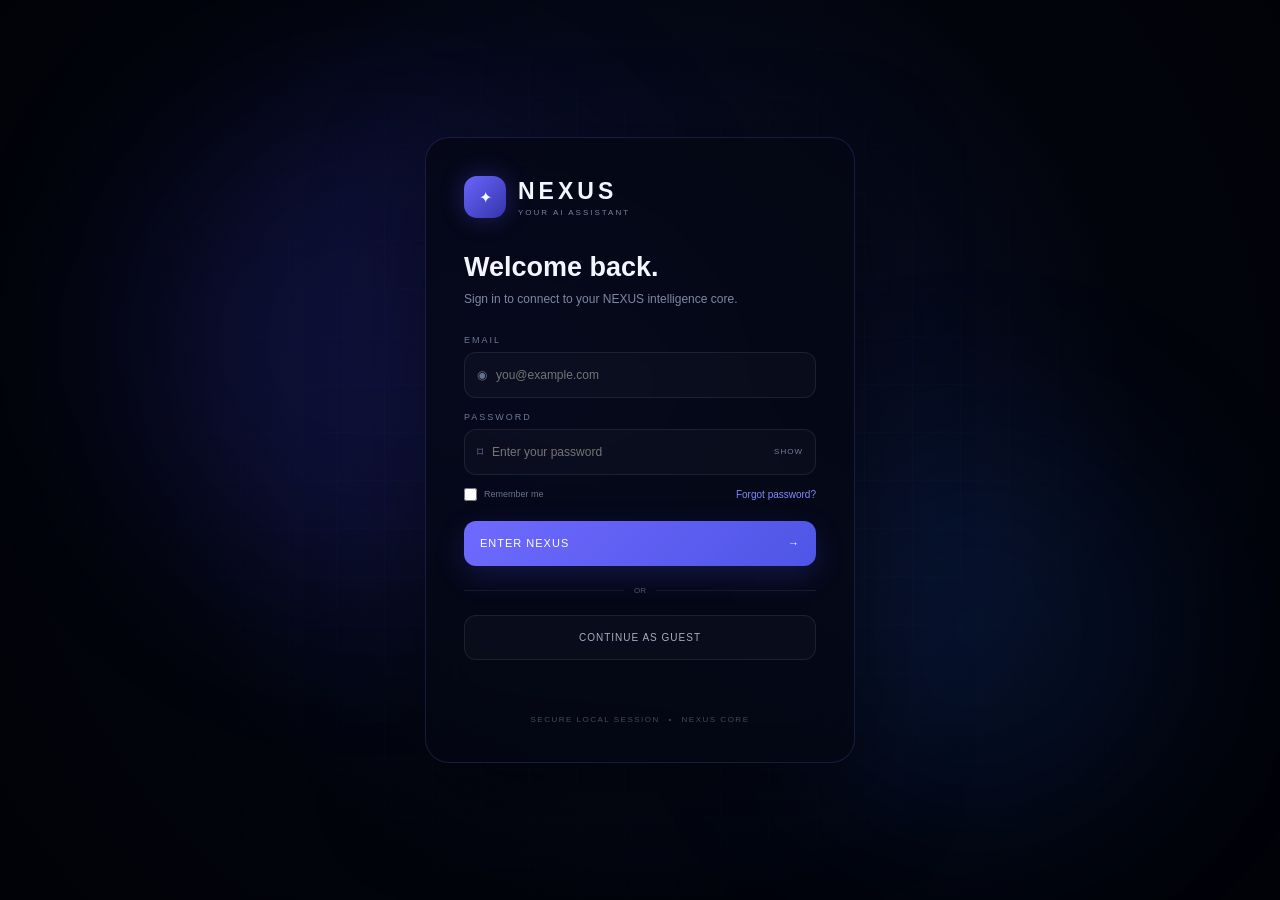
<file: index.html>
<!DOCTYPE html>
<html lang="en">
<head>
<meta charset="UTF-8">
<meta name="viewport" content="width=device-width, initial-scale=1.0">
<title>NEXUS AI Assistant</title>
<link rel="stylesheet" href="style.css">
</head>
<body>

<!-- Existing Spark login from the previous build -->
<div class="login-screen" id="loginScreen">
  <div class="login-grid"></div><div class="login-glow glow-a"></div><div class="login-glow glow-b"></div>
  <div class="login-card">
    <div class="login-brand"><div class="login-orb">✦</div><div><div class="login-wordmark">NEXUS</div><div class="login-tagline">YOUR AI ASSISTANT</div></div></div>
    <div class="login-heading">Welcome back.</div>
    <div class="login-subheading">Sign in to connect to your NEXUS intelligence core.</div>
    <form id="loginForm" autocomplete="on">
      <label for="loginEmail">EMAIL</label>
      <div class="input-shell"><span>◉</span><input id="loginEmail" type="email" placeholder="you@example.com" autocomplete="email" required></div>
      <label for="loginPassword">PASSWORD</label>
      <div class="input-shell"><span>⌑</span><input id="loginPassword" type="password" placeholder="Enter your password" autocomplete="current-password" required><button type="button" class="password-toggle" id="passwordToggle">SHOW</button></div>
      <div class="login-options"><label class="remember"><input type="checkbox" id="rememberMe"><span>Remember me</span></label><button type="button" class="forgot" id="forgotButton">Forgot password?</button></div>
      <button class="login-submit" type="submit"><span>ENTER NEXUS</span><span>→</span></button>
      <div class="login-divider"><span>OR</span></div>
      <button class="guest-button" type="button" id="guestButton">CONTINUE AS GUEST</button>
    </form>
    <div class="login-message" id="loginMessage"></div>
    <div class="login-footer">SECURE LOCAL SESSION <span>•</span> NEXUS CORE</div>
  </div>
</div>

<div class="app" id="app">
  <div class="background-grid"></div>
  <div class="ambient ambient-one"></div><div class="ambient ambient-two"></div>

  <header class="topbar">
    <div class="brand"><span class="brand-star">✦</span><span class="brand-name">NEXUS</span><span class="brand-badge">AI</span></div>
    <div class="top-actions">
      <div class="online"><span></span> ONLINE</div>
      <button class="settings" id="settingsButton" aria-label="NEXUS settings">⚙</button>
    </div>
  </header>

  <main class="hero">
    <section class="assistant-stage" id="characterContainer">
      <div class="orbital orbital-a"></div><div class="orbital orbital-b"></div><div class="orbital orbital-c"></div>
      <div class="particle p1"></div><div class="particle p2"></div><div class="particle p3"></div><div class="particle p4"></div><div class="particle p5"></div><div class="particle p6"></div>
      <div class="character-glow"></div>
      <div class="spark-core" aria-label="Animated NEXUS robot face"><div class="robot-eyes"><i></i><i></i></div><div class="robot-mouth"></div><span></span></div>
    </section>

    <section class="assistant-copy">
      <div class="eyebrow" id="eyebrow"></div>
      <h1 id="status">Reminder</h1>
      <p id="subtitle">I can help you remember</p>
      <div class="response" id="response">Tell me what you'd like me to remind you about.</div>

      <div class="quick-actions" id="quickActions">
        <button data-command="What's the weather today?">☀️ <span>Weather</span></button>
        <button data-command="Open Spotify and search for a song">♫ <span>Music</span></button>
        <button data-command="Set a reminder for me">⏰ <span>Reminder</span></button>
        <button data-command="What can you do?">✦ <span>What can you do?</span></button>
      </div>
    </section>
  </main>

  <div class="command-area">
    <form id="commandForm" class="command-form">
      <input id="commandInput" autocomplete="off" placeholder="Ask NEXUS anything…">
      <button type="submit" aria-label="Send command">↑</button>
    </form>
  </div>

  <footer class="bottom-bar">
    <div class="mic-zone">
      <div class="mic-halo"></div>
      <button class="mic" id="micButton" aria-label="Talk to NEXUS">🎙</button>
    </div>
    <div class="mic-help"><span>Press <b>SPACE</b> to talk</span></div>
    <button class="logout-button" id="logoutButton" aria-hidden="true" tabindex="-1">SIGN OUT</button>
  </footer>

  <div class="toast" id="toast"></div>
</div>

<script src="script.js"></script>
</body>
</html>
</file>
<file: style.css>
*{box-sizing:border-box;margin:0;padding:0} :root{--bg:#02050d;--panel:#070b15;--text:#f4f6ff;--muted:#7f8aa6;--violet:#6f63ff;--blue:#5d8dff;--line:rgba(255,255,255,.07)}
html,body{width:100%;height:100%;overflow:hidden}body{font-family:Inter,ui-sans-serif,-apple-system,BlinkMacSystemFont,"Segoe UI",sans-serif;background:radial-gradient(circle at 50% 42%,#0a1230 0%,#030713 40%,#01030a 100%);color:var(--text)}button,input{font:inherit}.app{position:relative;width:100%;height:100%;overflow:hidden;opacity:1;transition:opacity .5s}.app.hidden{opacity:0;pointer-events:none}.background-grid{position:absolute;inset:0;opacity:.16;background-image:linear-gradient(rgba(93,141,255,.075) 1px,transparent 1px),linear-gradient(90deg,rgba(93,141,255,.075) 1px,transparent 1px);background-size:42px 42px;mask-image:radial-gradient(circle at 50% 45%,black 0%,transparent 78%)}.ambient{position:absolute;border-radius:50%;filter:blur(90px);pointer-events:none}.ambient-one{width:520px;height:520px;left:18%;top:20%;background:rgba(62,72,255,.11)}.ambient-two{width:420px;height:420px;right:10%;bottom:0;background:rgba(0,133,255,.08)}
.topbar{position:absolute;top:0;left:0;right:0;height:82px;display:flex;align-items:center;justify-content:space-between;padding:0 34px;z-index:20}.brand{display:flex;align-items:center;gap:9px}.brand-star{font-size:25px;color:#7770ff;text-shadow:0 0 18px #635dff}.brand-name{font-size:22px;font-weight:750;letter-spacing:2px}.brand-badge{font-size:9px;border:1px solid rgba(119,112,255,.5);color:#9b96ff;border-radius:4px;padding:2px 5px;letter-spacing:1px}.top-actions{display:flex;align-items:center;gap:16px}.online{font-size:9px;letter-spacing:2px;color:#7c849a;display:flex;align-items:center;gap:8px}.online span{width:6px;height:6px;border-radius:50%;background:#36e69a;box-shadow:0 0 10px #36e69a}.settings{width:38px;height:38px;border-radius:50%;border:1px solid rgba(255,255,255,.07);background:rgba(255,255,255,.035);color:#a9b1c6;cursor:pointer;transition:.25s}.settings:hover{background:rgba(255,255,255,.08);transform:rotate(25deg)}
.hero{position:absolute;inset:82px 0 125px;display:flex;flex-direction:column;align-items:center;justify-content:center}.assistant-stage{position:relative;width:min(470px,54vw);height:min(470px,48vh);display:flex;align-items:center;justify-content:center;margin-top:-8px}.spark-core{position:relative;z-index:5;width:150px;height:150px;border-radius:50%;border:1px solid rgba(137,145,255,.25);background:radial-gradient(circle at 50% 50%,rgba(111,116,255,.22) 0%,rgba(62,73,200,.10) 35%,transparent 70%);box-shadow:0 0 42px rgba(89,100,255,.15),inset 0 0 36px rgba(100,110,255,.12);animation:corePulse 4.8s ease-in-out infinite}.spark-core:before,.spark-core:after{content:"";position:absolute;inset:18px;border-radius:50%;border:1px solid rgba(128,135,255,.24);box-shadow:0 0 18px rgba(95,103,255,.1)}.spark-core:after{inset:38px;border-color:rgba(153,160,255,.28);background:radial-gradient(circle,rgba(151,160,255,.24),rgba(79,87,220,.06) 55%,transparent 72%);filter:blur(.3px)}.spark-core span{position:absolute;left:50%;top:50%;width:5px;height:5px;transform:translate(-50%,-50%);border-radius:50%;background:#b8bdff;box-shadow:0 0 10px #969dff,0 0 26px #777fff,0 0 55px rgba(104,110,255,.8)}.character-glow{position:absolute;width:280px;height:280px;border-radius:50%;background:radial-gradient(circle,rgba(80,92,255,.32),transparent 68%);filter:blur(20px);z-index:1}.orbital{position:absolute;border:1px solid rgba(105,103,255,.35);border-radius:50%;transform:rotateX(68deg);box-shadow:0 0 20px rgba(91,95,255,.12)}.orbital-a{width:380px;height:130px;animation:spin 9s linear infinite}.orbital-b{width:330px;height:112px;opacity:.65;animation:spinReverse 7s linear infinite}.orbital-c{width:280px;height:96px;opacity:.45;animation:spin 11s linear infinite}.particle{position:absolute;width:3px;height:3px;border-radius:50%;background:#8f9cff;box-shadow:0 0 10px #6b75ff;animation:particle 4s ease-in-out infinite}.p1{left:12%;top:37%}.p2{right:15%;top:30%;animation-delay:.8s}.p3{left:20%;bottom:25%;animation-delay:1.4s}.p4{right:19%;bottom:30%;animation-delay:2s}.p5{left:32%;top:15%;animation-delay:1s}.p6{right:34%;top:13%;animation-delay:2.4s}
.assistant-copy{text-align:center;max-width:700px;position:relative;z-index:8;margin-top:-8px}.eyebrow{font-size:10px;letter-spacing:3px;color:#67728c;margin-bottom:10px}.assistant-copy h1{font-size:24px;line-height:1.2;font-weight:720;letter-spacing:-.3px}.assistant-copy p{font-size:13px;color:#7f8ba5;margin-top:7px}.response{min-height:0;max-width:680px;margin:12px auto 0;color:#cdd5ec;font-size:14px;line-height:1.5}.quick-actions{display:flex;justify-content:center;gap:8px;flex-wrap:wrap;margin-top:24px}.quick-actions button{border:1px solid rgba(255,255,255,.09);background:rgba(8,12,25,.62);color:#c7cede;border-radius:999px;padding:9px 15px;font-size:11px;cursor:pointer;backdrop-filter:blur(12px);transition:.22s}.quick-actions button:hover,.quick-actions button.active{border-color:rgba(105,103,255,.65);background:rgba(57,58,130,.2);box-shadow:0 0 22px rgba(87,82,255,.1);transform:translateY(-1px)}
.command-area{position:absolute;left:50%;bottom:102px;transform:translateX(-50%);width:min(570px,80vw);z-index:15}.command-form{height:42px;display:flex;gap:8px;padding:4px;border:1px solid rgba(255,255,255,.08);border-radius:999px;background:rgba(5,8,18,.62);backdrop-filter:blur(18px);opacity:.0;transform:translateY(8px);transition:.25s;pointer-events:none}.command-area:focus-within .command-form,.command-form:has(input:not(:placeholder-shown)){opacity:1;transform:none;pointer-events:auto}.command-form input{flex:1;border:0;outline:0;background:transparent;color:white;padding:0 15px;font-size:12px}.command-form input::placeholder{color:#69738b}.command-form button{width:34px;border:0;border-radius:50%;background:#6862ff;color:white;cursor:pointer}
.bottom-bar{position:absolute;bottom:20px;left:0;right:0;height:82px;display:flex;align-items:center;justify-content:center;z-index:20}.mic-zone{position:relative}.mic{position:relative;z-index:3;width:58px;height:58px;border-radius:50%;border:1px solid rgba(151,153,255,.45);background:radial-gradient(circle at 40% 30%,#7473ff,#514de0);color:white;font-size:20px;cursor:pointer;box-shadow:0 0 28px rgba(80,79,255,.32),inset 0 1px 8px rgba(255,255,255,.18);transition:.25s}.mic:hover{transform:scale(1.06);box-shadow:0 0 40px rgba(80,79,255,.5)}.mic.active{animation:micPulse 1.3s ease-in-out infinite}.mic-halo{position:absolute;inset:-12px;border-radius:50%;border:1px solid rgba(98,98,255,.12);animation:halo 3s ease-in-out infinite}.mic-help{position:absolute;top:65px;color:#59647d;font-size:9px;letter-spacing:.4px}.mic-help b{color:#7c86a1}.divider-dot{margin:0 8px;color:#30384d}.logout-button{position:absolute;right:28px;bottom:21px;background:transparent;border:1px solid rgba(255,255,255,.06);color:#69748c;border-radius:999px;padding:8px 12px;font-size:9px;letter-spacing:1px;cursor:pointer}.logout-button:hover{color:white;border-color:rgba(255,255,255,.14)}.toast{position:absolute;top:90px;left:50%;transform:translate(-50%,-10px);padding:9px 14px;border-radius:999px;background:rgba(10,14,28,.88);border:1px solid rgba(105,103,255,.3);color:#cfd4ff;font-size:11px;opacity:0;pointer-events:none;transition:.25s;z-index:30}.toast.show{opacity:1;transform:translate(-50%,0)}
/* login */.login-screen{position:fixed;inset:0;z-index:100;background:radial-gradient(circle at 50% 45%,#0b1230,#02040c 62%,#010207);display:flex;align-items:center;justify-content:center;transition:opacity .55s,visibility .55s}.login-screen.hidden{opacity:0;visibility:hidden;pointer-events:none}.login-grid{position:absolute;inset:0;background-image:linear-gradient(rgba(100,100,255,.06) 1px,transparent 1px),linear-gradient(90deg,rgba(100,100,255,.06) 1px,transparent 1px);background-size:48px 48px;mask-image:radial-gradient(circle,black,transparent 75%)}.login-glow{position:absolute;border-radius:50%;filter:blur(90px)}.glow-a{width:500px;height:500px;background:rgba(69,67,255,.13);left:10%;top:10%}.glow-b{width:400px;height:400px;background:rgba(35,112,255,.1);right:8%;bottom:8%}.login-card{position:relative;width:min(430px,90vw);padding:38px;border:1px solid rgba(120,125,255,.18);border-radius:24px;background:rgba(4,7,18,.78);backdrop-filter:blur(28px);box-shadow:0 30px 100px rgba(0,0,0,.5)}.login-brand{display:flex;align-items:center;gap:12px;margin-bottom:34px}.login-orb{width:42px;height:42px;display:grid;place-items:center;border-radius:13px;background:linear-gradient(135deg,#6965ff,#3534a8);box-shadow:0 0 25px rgba(91,91,255,.3)}.login-wordmark{font-size:23px;letter-spacing:4px;font-weight:800}.login-tagline{font-size:8px;color:#78829d;letter-spacing:2px;margin-top:3px}.login-heading{font-size:27px;font-weight:750}.login-subheading{color:#7e89a4;font-size:12px;line-height:1.6;margin:7px 0 25px}.login-card form label{display:block;color:#6f7a94;font-size:9px;letter-spacing:2px;margin:14px 0 7px}.input-shell{height:46px;border:1px solid rgba(255,255,255,.08);background:rgba(255,255,255,.025);border-radius:12px;display:flex;align-items:center;padding:0 12px;gap:9px}.input-shell>span{color:#66718b;font-size:12px}.input-shell input{flex:1;background:transparent;border:0;outline:0;color:white;font-size:12px}.password-toggle{border:0;background:none;color:#737d96;font-size:8px;letter-spacing:1px;cursor:pointer}.login-options{display:flex;justify-content:space-between;align-items:center;margin:13px 0 20px;font-size:10px;color:#69738a}.remember{display:flex!important;align-items:center;gap:7px;margin:0!important;letter-spacing:0!important;color:#69738a!important}.remember input{accent-color:#6965ff}.forgot{background:none;border:0;color:#818cff;cursor:pointer;font-size:10px}.login-submit,.guest-button{width:100%;height:45px;border-radius:12px;cursor:pointer}.login-submit{border:0;background:linear-gradient(135deg,#6f6aff,#4e55e5);color:white;display:flex;justify-content:space-between;align-items:center;padding:0 16px;font-size:11px;letter-spacing:1px;box-shadow:0 10px 30px rgba(84,80,255,.2)}.login-divider{display:flex;align-items:center;gap:10px;margin:20px 0;color:#4e5870;font-size:8px}.login-divider:before,.login-divider:after{content:"";height:1px;flex:1;background:rgba(255,255,255,.07)}.guest-button{background:rgba(255,255,255,.025);border:1px solid rgba(255,255,255,.08);color:#a7afc2;font-size:10px;letter-spacing:1px}.login-message{min-height:18px;color:#8f98ff;font-size:10px;text-align:center;margin-top:12px}.login-footer{text-align:center;color:#424b61;font-size:8px;letter-spacing:1.5px;margin-top:25px}.login-footer span{margin:0 5px}
@keyframes float{0%,100%{transform:translateY(0)}50%{transform:translateY(-9px)}}@keyframes corePulse{0%,100%{transform:scale(.96);opacity:.78}50%{transform:scale(1.04);opacity:1}}@keyframes spin{to{transform:rotateX(68deg) rotateZ(360deg)}}@keyframes spinReverse{to{transform:rotateX(68deg) rotateZ(-360deg)}}@keyframes particle{0%,100%{opacity:.2;transform:translateY(0)}50%{opacity:1;transform:translateY(-14px)}}@keyframes halo{0%,100%{transform:scale(.92);opacity:.35}50%{transform:scale(1.12);opacity:.75}}@keyframes micPulse{0%,100%{box-shadow:0 0 28px rgba(80,79,255,.32)}50%{box-shadow:0 0 48px rgba(80,79,255,.7)}}
@media(max-width:700px){.topbar{padding:0 18px}.assistant-stage{width:90vw;height:42vh}.orbital-a{width:330px}.orbital-b{width:290px}.orbital-c{width:240px}.assistant-copy h1{font-size:21px}.quick-actions{padding:0 15px}.logout-button{right:12px}.mic-help{display:none}.command-area{bottom:93px}.brand-name{font-size:19px}}

/* Reference-video fidelity adjustments */
.topbar{height:56px;padding:0 28px}
.brand{gap:7px}.brand-star{font-size:20px}.brand-name{font-size:16px;letter-spacing:1.8px}.brand-badge{font-size:8px;padding:1px 4px}
.top-actions{gap:14px}.settings{width:32px;height:32px;font-size:12px}
.hero{inset:56px 0 84px;justify-content:flex-start}
.assistant-stage{width:min(330px,50vw);height:330px;margin-top:68px;flex:none}
.spark-core{width:104px;height:104px;border-color:rgba(137,145,255,.18);background:radial-gradient(circle,rgba(111,116,255,.07),transparent 70%);box-shadow:0 0 30px rgba(89,100,255,.08)}
.spark-core:before{inset:13px}.spark-core:after{inset:29px;background:radial-gradient(circle,rgba(151,160,255,.07),transparent 72%)}
.orbital-a{width:220px;height:78px}.orbital-b{width:190px;height:66px}.orbital-c{width:160px;height:55px}
.character-glow{width:200px;height:200px;opacity:.45}
.assistant-copy{margin-top:-3px;max-width:600px}
.eyebrow:empty{display:none}
.assistant-copy h1{font-size:16px;font-weight:650;letter-spacing:0}
.assistant-copy p{font-size:10px;margin-top:6px;color:#7d87a0}
.response{font-size:11px;min-height:0;margin:17px auto 0;color:#d3d8e8;line-height:1.4}
.quick-actions{gap:7px;margin-top:19px}
.quick-actions button{padding:7px 12px;font-size:9px;border-color:rgba(255,255,255,.09);background:rgba(9,13,25,.55)}
.command-area{bottom:56px;width:min(460px,80vw)}
.command-form{height:36px}
.bottom-bar{bottom:9px;height:58px}
.mic{width:49px;height:49px;font-size:17px}
.mic-halo{inset:-8px}
.mic-help{top:56px;font-size:8px;white-space:nowrap}
.logout-button{display:none}
@media(max-height:720px){.assistant-stage{height:300px;margin-top:35px}.hero{inset:56px 0 76px}.assistant-copy{margin-top:0}.quick-actions{margin-top:16px}.bottom-bar{bottom:7px}}
@media(max-width:700px){.topbar{padding:0 18px}.assistant-stage{width:90vw;height:290px;margin-top:35px}.orbital-a{width:210px}.orbital-b{width:180px}.orbital-c{width:150px}.assistant-copy h1{font-size:16px}.quick-actions{padding:0 12px}.mic-help{display:block}.command-area{bottom:55px}.brand-name{font-size:16px}}


/* Usability fixes: visible prompt field, login on startup, and animated robot face */
.command-area{bottom:82px;width:min(460px,calc(100vw - 36px));}
.command-form{opacity:1;transform:none;pointer-events:auto;height:40px;border-color:rgba(120,125,255,.24);box-shadow:0 0 24px rgba(86,82,255,.08)}
.command-form:focus-within{border-color:rgba(120,125,255,.6);box-shadow:0 0 28px rgba(86,82,255,.16)}
.command-form input{min-width:0}
.spark-core{display:flex;align-items:center;justify-content:center;overflow:visible}
.spark-core:before{inset:10px;border-color:rgba(128,135,255,.30)}
.spark-core:after{inset:22px;border-color:rgba(153,160,255,.20)}
.robot-eyes{position:absolute;top:36%;left:50%;transform:translateX(-50%);display:flex;gap:20px;z-index:2}
.robot-eyes i{display:block;width:9px;height:13px;border-radius:50%;background:#b9c4ff;box-shadow:0 0 9px #8994ff,0 0 20px rgba(111,116,255,.8);animation:robotBlink 5s infinite}
.robot-eyes i:nth-child(2){animation-delay:.08s}
.robot-mouth{position:absolute;z-index:2;top:61%;left:50%;width:23px;height:5px;transform:translateX(-50%);border-radius:0 0 10px 10px;background:#b7bdff;box-shadow:0 0 10px #797dff;animation:mouthIdle 1.8s ease-in-out infinite}
.app[data-state="talking"] .robot-mouth{animation:mouthTalk .19s ease-in-out infinite alternate}
.app[data-state="listening"] .robot-mouth{width:12px;height:12px;border-radius:50%;animation:mouthListen 1s ease-in-out infinite}
.app[data-state="thinking"] .robot-mouth{width:17px;height:3px;animation:mouthThink 1.2s ease-in-out infinite}
@keyframes mouthIdle{0%,100%{height:4px;width:19px}50%{height:6px;width:22px}}
@keyframes mouthTalk{from{height:3px;width:13px;border-radius:2px}to{height:17px;width:20px;border-radius:5px 5px 9px 9px}}
@keyframes mouthListen{0%,100%{transform:translateX(-50%) scale(.85);opacity:.7}50%{transform:translateX(-50%) scale(1.15);opacity:1}}
@keyframes mouthThink{0%,100%{width:14px}50%{width:23px}}
@keyframes robotBlink{0%,46%,50%,100%{transform:scaleY(1)}48%{transform:scaleY(.12)}}
@media(max-height:720px){.command-area{bottom:69px}}
@media(max-width:700px){.command-area{bottom:70px;width:calc(100vw - 28px)}.command-form{height:42px}.assistant-stage{margin-top:20px}}
</file>
